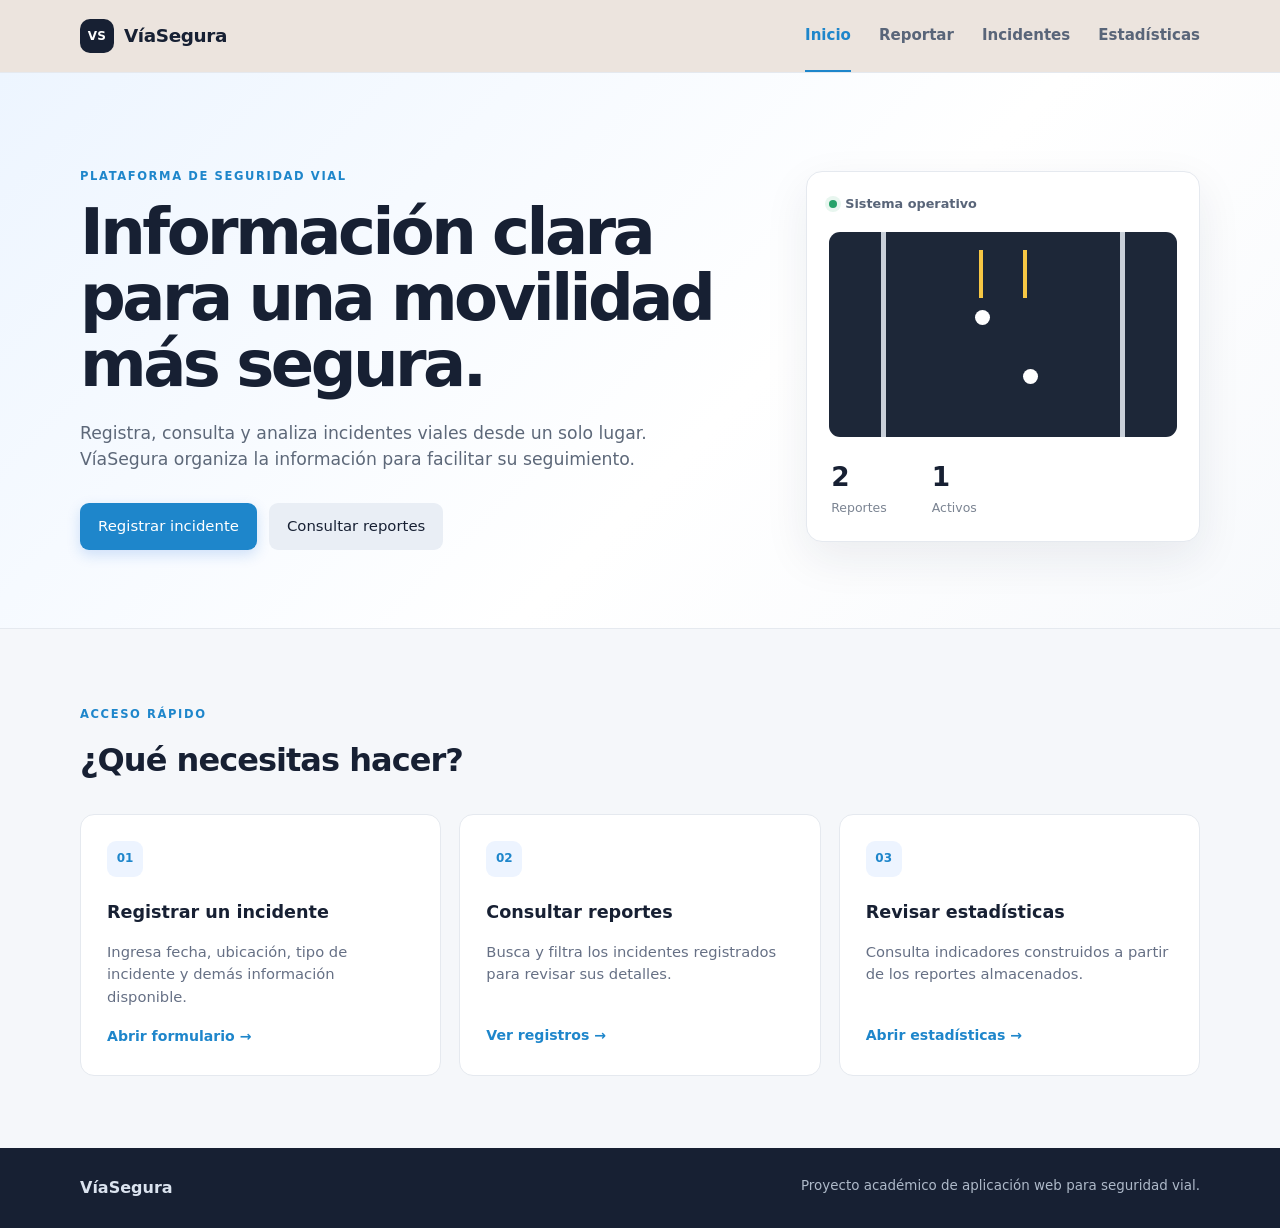
<file: PROYECTO VIA SEGURA ING SOFTWARE II/index.html>
<!DOCTYPE html>
<html lang="es">
<head>
  <meta charset="UTF-8">
  <meta name="viewport" content="width=device-width, initial-scale=1.0">
  <title>VíaSegura | Inicio</title>
  <link rel="stylesheet" href="css/styles.css">
</head>
<body>
<header class="site-header">
  <nav class="nav container">
    <a class="brand" href="index.html"><span class="brand-mark">VS</span><span>VíaSegura</span></a>
    <div class="links">
      <a class="active" href="index.html">Inicio</a>
      <a href="reportar.html">Reportar</a>
      <a href="incidentes.html">Incidentes</a>
      <a href="estadisticas.html">Estadísticas</a>
    </div>
  </nav>
</header>

<main>
  <section class="hero">
    <div class="container hero-grid">
      <div>
        <span class="eyebrow">PLATAFORMA DE SEGURIDAD VIAL</span>
        <h1>Información clara para una movilidad más segura.</h1>
        <p class="lead">Registra, consulta y analiza incidentes viales desde un solo lugar. VíaSegura organiza la información para facilitar su seguimiento.</p>
        <div class="actions">
          <a class="btn primary" href="reportar.html">Registrar incidente</a>
          <a class="btn secondary" href="incidentes.html">Consultar reportes</a>
        </div>
      </div>

      <aside class="hero-panel">
        <div class="panel-label"><span class="status-dot"></span> Sistema operativo</div>
        <div class="road-visual">
          <div class="road-line"></div>
          <div class="road-line"></div>
          <div class="vehicle vehicle-one">●</div>
          <div class="vehicle vehicle-two">●</div>
        </div>
        <div class="panel-bottom">
          <div><strong id="totalMini">0</strong><span>Reportes</span></div>
          <div><strong id="activeMini">0</strong><span>Activos</span></div>
        </div>
      </aside>
    </div>
  </section>

  <section class="section">
    <div class="container">
      <div class="section-title">
        <span class="eyebrow">ACCESO RÁPIDO</span>
        <h2>¿Qué necesitas hacer?</h2>
      </div>
      <div class="feature-grid">
        <a class="feature-card" href="reportar.html">
          <span class="feature-icon">01</span>
          <h3>Registrar un incidente</h3>
          <p>Ingresa fecha, ubicación, tipo de incidente y demás información disponible.</p>
          <span class="card-link">Abrir formulario →</span>
        </a>
        <a class="feature-card" href="incidentes.html">
          <span class="feature-icon">02</span>
          <h3>Consultar reportes</h3>
          <p>Busca y filtra los incidentes registrados para revisar sus detalles.</p>
          <span class="card-link">Ver registros →</span>
        </a>
        <a class="feature-card" href="estadisticas.html">
          <span class="feature-icon">03</span>
          <h3>Revisar estadísticas</h3>
          <p>Consulta indicadores construidos a partir de los reportes almacenados.</p>
          <span class="card-link">Abrir estadísticas →</span>
        </a>
      </div>
    </div>
  </section>
</main>

<footer><div class="container footer-inner"><strong>VíaSegura</strong><span>Proyecto académico de aplicación web para seguridad vial.</span></div></footer>
<script src="js/app.js"></script>
</body>
</html>
</file>
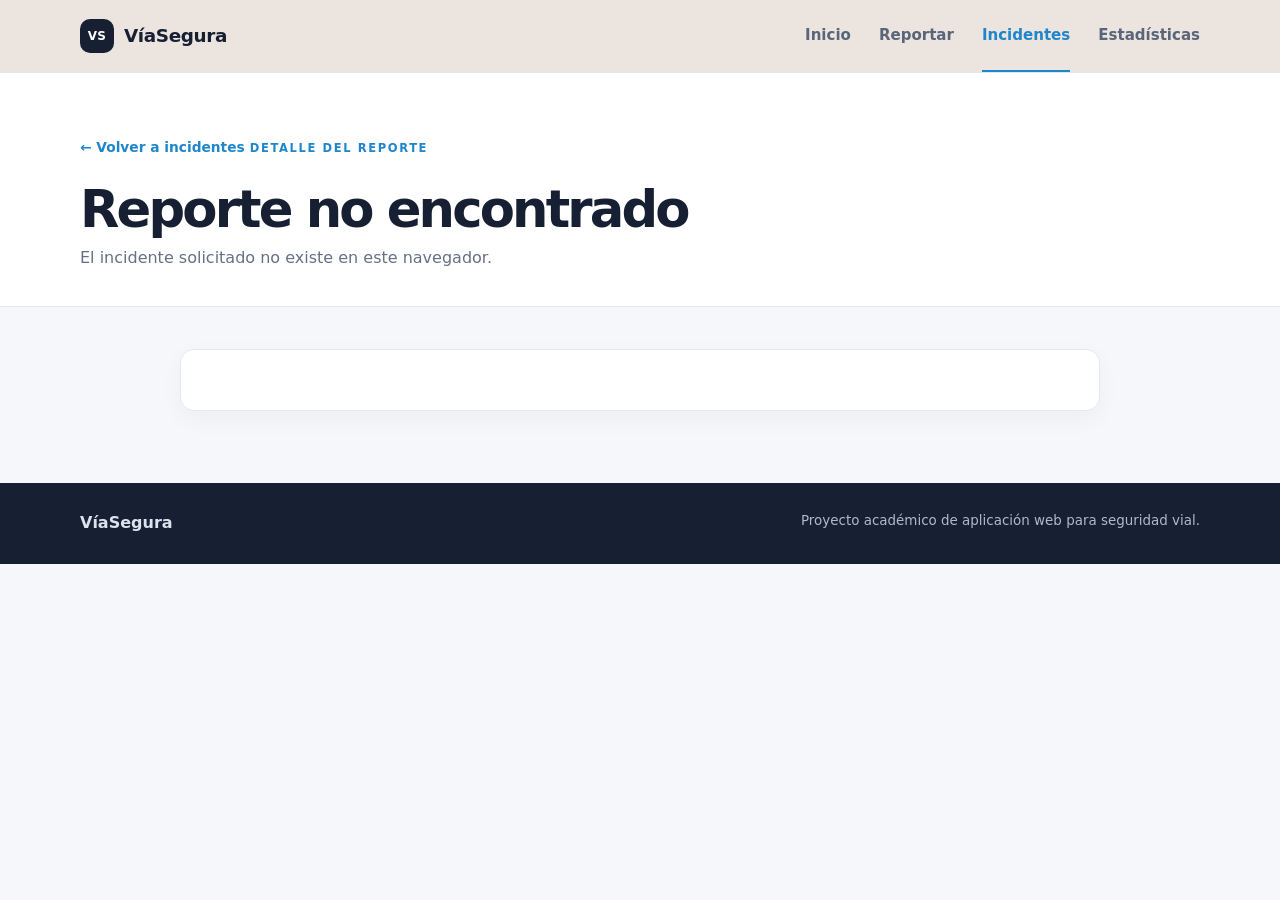
<file: PROYECTO VIA SEGURA ING SOFTWARE II/detalle.html>
<!DOCTYPE html>
<html lang="es">

<head>
  <meta charset="UTF-8">
  <meta name="viewport" content="width=device-width, initial-scale=1.0">
  <title>VíaSegura | Detalle</title>
  <link rel="stylesheet" href="css/styles.css">
</head>

<body>

  <!-- ======================= HEADER ======================= -->
  <header class="site-header">
    <nav class="nav container">
      <a class="brand" href="index.html">
        <span class="brand-mark">VS</span>
        <span>VíaSegura</span>
      </a>

      <div class="links">
        <a href="index.html">Inicio</a>
        <a href="reportar.html">Reportar</a>
        <a class="active" href="incidentes.html">Incidentes</a>
        <a href="estadisticas.html">Estadísticas</a>
      </div>
    </nav>
  </header>


  <!-- ======================= CONTENIDO ======================= -->
  <main>

    <!-- Encabezado de página -->
    <section class="page-heading">
      <div class="container">
        <a class="back-link" href="incidentes.html">← Volver a incidentes</a>
        <span class="eyebrow">DETALLE DEL REPORTE</span>
        <h1 id="detailTitle">Incidente</h1>
        <p id="detailSubtitle"></p>
      </div>
    </section>

    <!-- Detalle del incidente (se rellena desde js/app.js) -->
    <section class="section compact">
      <div class="container narrow">
        <div id="detailCard" class="detail-card"></div>
      </div>
    </section>

  </main>


  <!-- ======================= FOOTER ======================= -->
  <footer>
    <div class="container footer-inner">
      <strong>VíaSegura</strong>
      <span>Proyecto académico de aplicación web para seguridad vial.</span>
    </div>
  </footer>


  <!-- ======================= SCRIPTS ======================= -->
  <script src="js/app.js"></script>

</body>

</html>
</file>
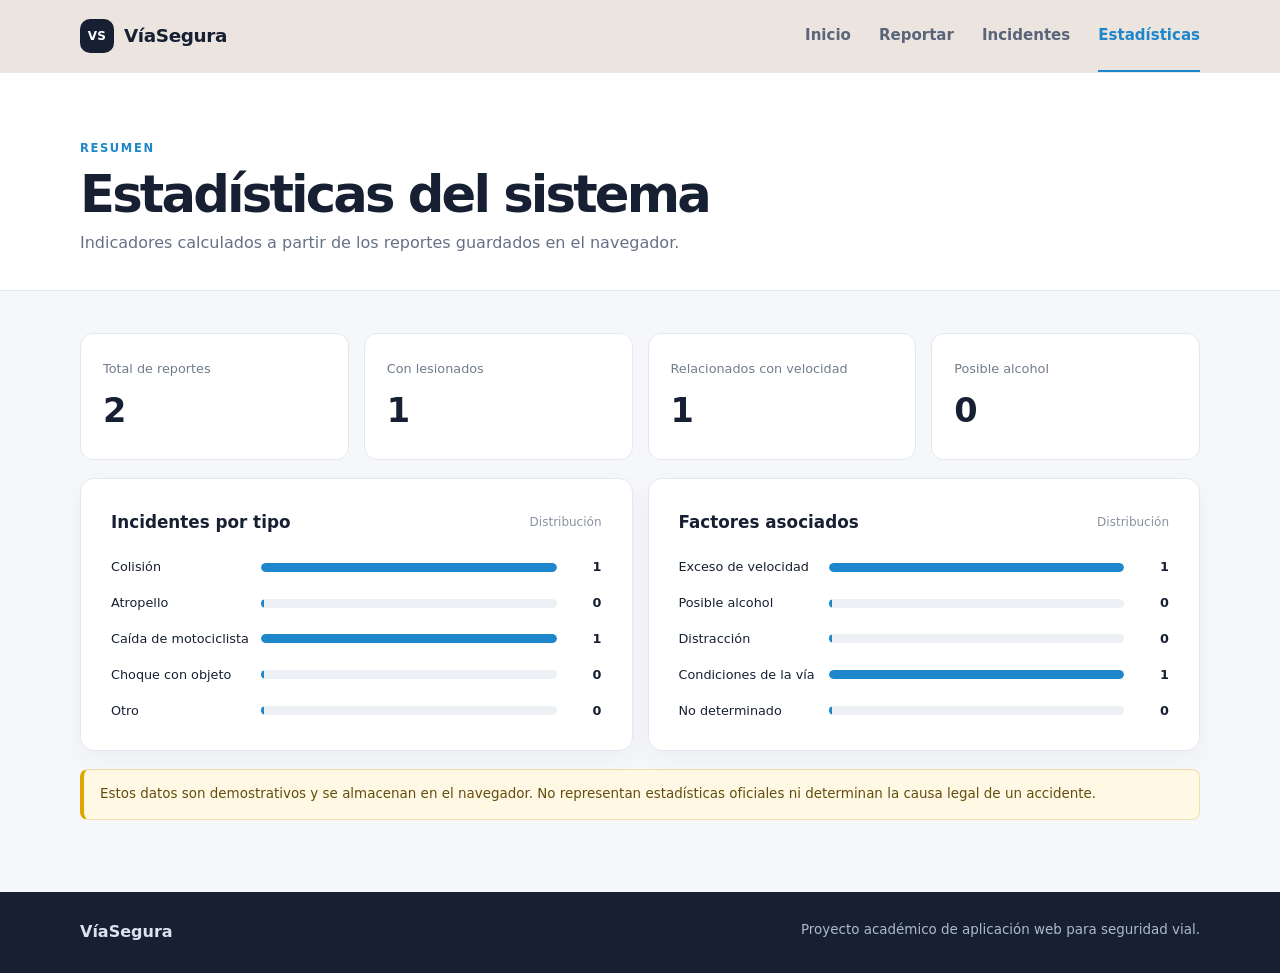
<file: PROYECTO VIA SEGURA ING SOFTWARE II/estadisticas.html>
<!DOCTYPE html>
<html lang="es">

<head>
  <meta charset="UTF-8">
  <meta name="viewport" content="width=device-width, initial-scale=1.0">
  <title>VíaSegura | Estadísticas</title>
  <link rel="stylesheet" href="css/styles.css">
</head>

<body>

  <!-- ======================= HEADER ======================= -->
  <header class="site-header">
    <nav class="nav container">
      <a class="brand" href="index.html">
        <span class="brand-mark">VS</span>
        <span>VíaSegura</span>
      </a>

      <div class="links">
        <a href="index.html">Inicio</a>
        <a href="reportar.html">Reportar</a>
        <a href="incidentes.html">Incidentes</a>
        <a class="active" href="estadisticas.html">Estadísticas</a>
      </div>
    </nav>
  </header>


  <!-- ======================= CONTENIDO ======================= -->
  <main>

    <!-- Encabezado de página -->
    <section class="page-heading">
      <div class="container">
        <span class="eyebrow">RESUMEN</span>
        <h1>Estadísticas del sistema</h1>
        <p>Indicadores calculados a partir de los reportes guardados en el navegador.</p>
      </div>
    </section>

    <!-- Dashboard -->
    <section class="section compact">
      <div class="container">

        <!-- Indicadores principales -->
        <div class="stats-grid">
          <div class="stat">
            <span>Total de reportes</span>
            <strong id="total">0</strong>
          </div>

          <div class="stat">
            <span>Con lesionados</span>
            <strong id="injured">0</strong>
          </div>

          <div class="stat">
            <span>Relacionados con velocidad</span>
            <strong id="speed">0</strong>
          </div>

          <div class="stat">
            <span>Posible alcohol</span>
            <strong id="alcohol">0</strong>
          </div>
        </div>

        <!-- Gráficas -->
        <div class="dashboard-grid">
          <div class="chart-card">
            <div class="card-heading">
              <h2>Incidentes por tipo</h2>
              <span>Distribución</span>
            </div>
            <div id="typeChart" class="bars"></div>
          </div>

          <div class="chart-card">
            <div class="card-heading">
              <h2>Factores asociados</h2>
              <span>Distribución</span>
            </div>
            <div id="factorChart" class="bars"></div>
          </div>
        </div>

        <!-- Nota aclaratoria -->
        <div class="note">
          Estos datos son demostrativos y se almacenan en el navegador. No representan estadísticas oficiales ni determinan la causa legal de un accidente.
        </div>

      </div>
    </section>

  </main>


  <!-- ======================= FOOTER ======================= -->
  <footer>
    <div class="container footer-inner">
      <strong>VíaSegura</strong>
      <span>Proyecto académico de aplicación web para seguridad vial.</span>
    </div>
  </footer>


  <!-- ======================= SCRIPTS ======================= -->
  <script src="js/app.js"></script>

</body>

</html>
</file>
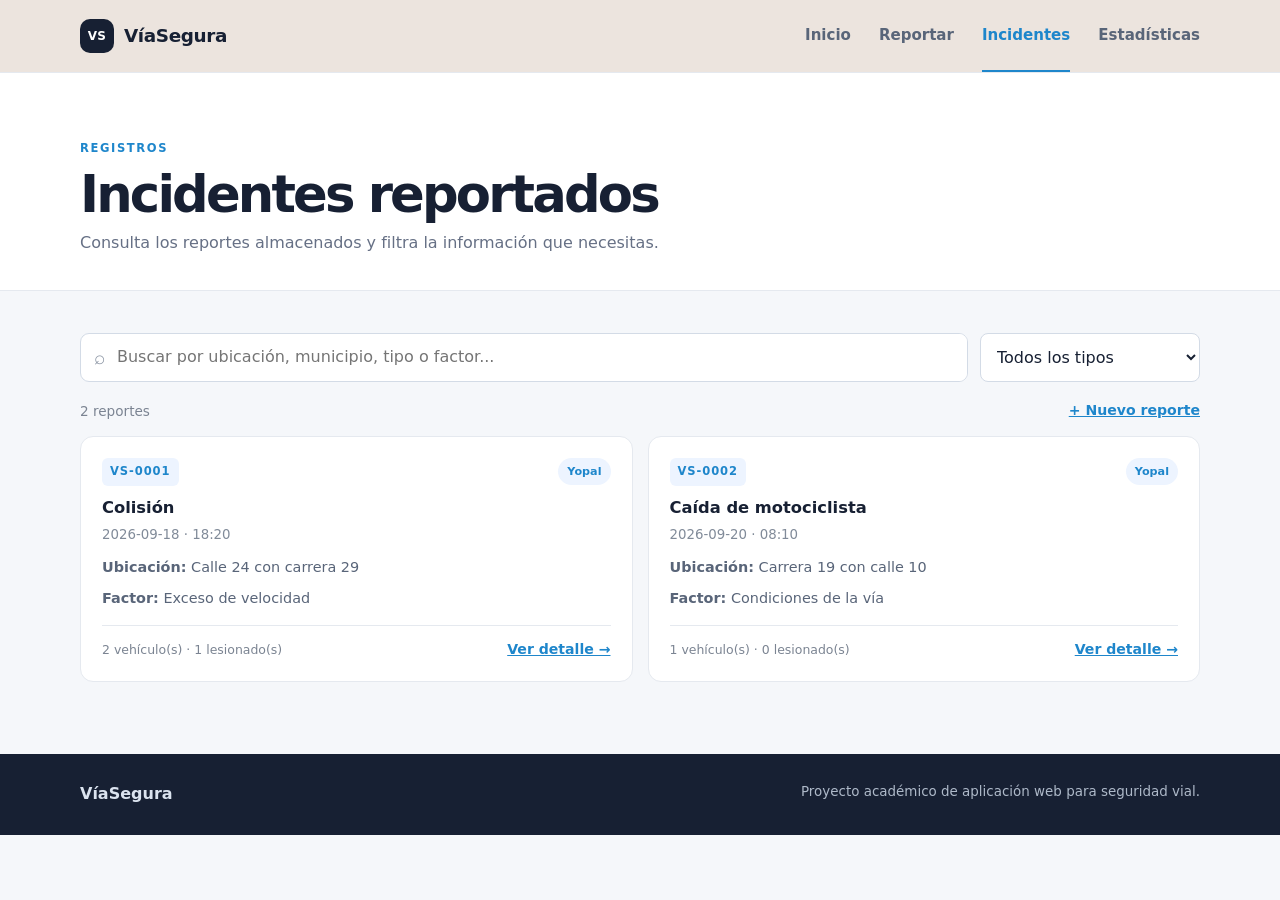
<file: PROYECTO VIA SEGURA ING SOFTWARE II/incidentes.html>
<!DOCTYPE html>
<html lang="es">

<head>
    <meta charset="UTF-8">
    <meta name="viewport" content="width=device-width, initial-scale=1.0">

    <title>VíaSegura | Incidentes</title>

    <link rel="stylesheet" href="css/styles.css">
</head>

<body>

    <!-- ==================== HEADER ==================== -->
    <header class="site-header">
        <nav class="nav container">

            <!-- Logo / Marca -->
            <a class="brand" href="index.html">
                <span class="brand-mark">VS</span>
                <span>VíaSegura</span>
            </a>

            <!-- Navegación principal -->
            <div class="links">
                <a href="index.html">Inicio</a>
                <a href="reportar.html">Reportar</a>
                <a class="active" href="incidentes.html">Incidentes</a>
                <a href="estadisticas.html">Estadísticas</a>
            </div>

        </nav>
    </header>


    <!-- ==================== CONTENIDO PRINCIPAL ==================== -->
    <main>

        <!-- Encabezado de la página -->
        <section class="page-heading">
            <div class="container">

                <span class="eyebrow">REGISTROS</span>

                <h1>Incidentes reportados</h1>

                <p>
                    Consulta los reportes almacenados y filtra
                    la información que necesitas.
                </p>

            </div>
        </section>


        <!-- ==================== LISTADO DE INCIDENTES ==================== -->
        <section class="section compact">
            <div class="container">

                <!-- Barra de herramientas -->
                <div class="toolbar">

                    <!-- Buscador -->
                    <div class="search-wrap">
                        <span>⌕</span>

                        <input
                            id="search"
                            type="search"
                            placeholder="Buscar por ubicación, municipio, tipo o factor..."
                        >
                    </div>


                    <!-- Filtro por tipo -->
                    <select id="filterType">
                        <option value="">Todos los tipos</option>
                        <option>Colisión</option>
                        <option>Atropello</option>
                        <option>Caída de motociclista</option>
                        <option>Choque con objeto</option>
                        <option>Otro</option>
                    </select>

                </div>


                <!-- Información de resultados -->
                <div class="results-meta">

                    <span id="resultCount">
                        0 reportes
                    </span>

                    <a class="text-link" href="reportar.html">
                        + Nuevo reporte
                    </a>

                </div>


                <!-- Lista dinámica de incidentes -->
                <div
                    id="incidentList"
                    class="incident-list">
                </div>

            </div>
        </section>

    </main>


    <!-- ==================== FOOTER ==================== -->
    <footer>
        <div class="container footer-inner">

            <strong>VíaSegura</strong>

            <span>
                Proyecto académico de aplicación web para seguridad vial.
            </span>

        </div>
    </footer>


    <!-- ==================== JAVASCRIPT ==================== -->
    <script src="js/app.js"></script>

</body>

</html>
</file>
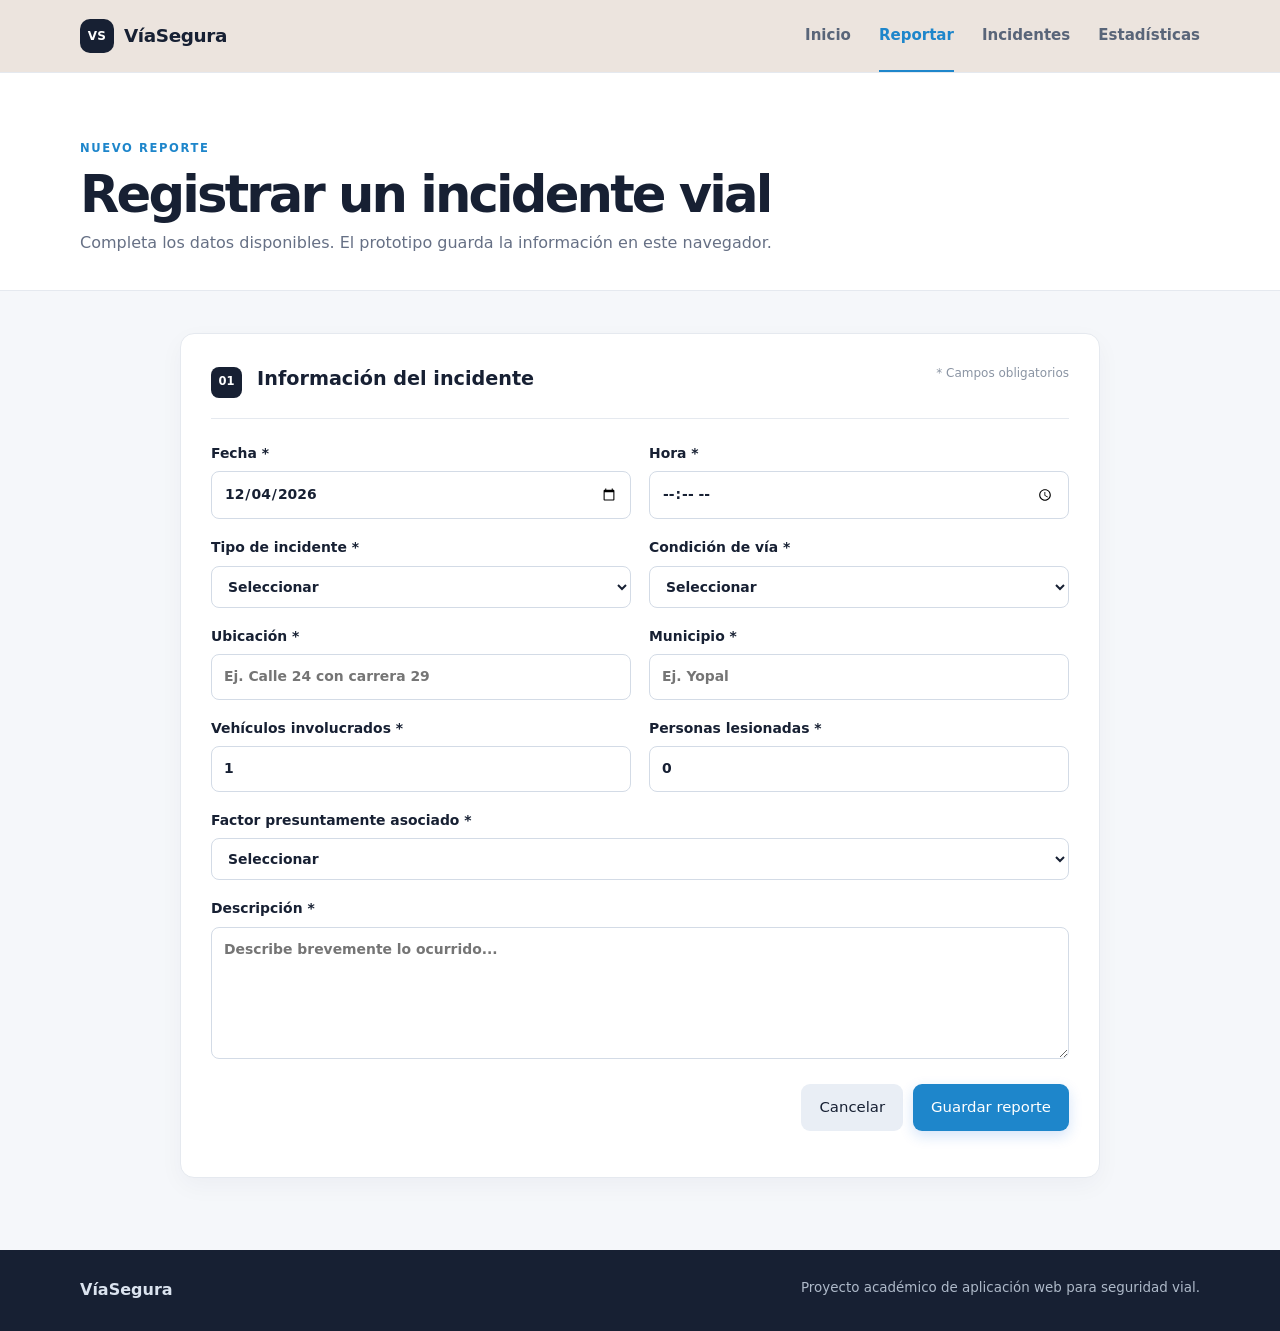
<file: PROYECTO VIA SEGURA ING SOFTWARE II/reportar.html>
<!DOCTYPE html>
<html lang="es">

<head>
    <meta charset="UTF-8">
    <meta name="viewport" content="width=device-width, initial-scale=1.0">

    <title>VíaSegura | Reportar</title>

    <link rel="stylesheet" href="css/styles.css">
</head>

<body>

    <!-- ==================== HEADER ==================== -->
    <header class="site-header">
        <nav class="nav container">

            <!-- Logo / Marca -->
            <a class="brand" href="index.html">
                <span class="brand-mark">VS</span>
                <span>VíaSegura</span>
            </a>

            <!-- Navegación principal -->
            <div class="links">
                <a href="index.html">Inicio</a>
                <a class="active" href="reportar.html">Reportar</a>
                <a href="incidentes.html">Incidentes</a>
                <a href="estadisticas.html">Estadísticas</a>
            </div>

        </nav>
    </header>


    <!-- ==================== CONTENIDO PRINCIPAL ==================== -->
    <main>

        <!-- Encabezado de la página -->
        <section class="page-heading">
            <div class="container">

                <span class="eyebrow">NUEVO REPORTE</span>

                <h1>Registrar un incidente vial</h1>

                <p>
                    Completa los datos disponibles.
                    El prototipo guarda la información en este navegador.
                </p>

            </div>
        </section>


        <!-- ==================== FORMULARIO ==================== -->
        <section class="section compact">
            <div class="container narrow">

                <form id="incidentForm" class="form-card">

                    <!-- Encabezado del formulario -->
                    <div class="form-heading">

                        <div>
                            <span class="form-number">01</span>

                            <h2>Información del incidente</h2>
                        </div>

                        <span class="required-note">
                            * Campos obligatorios
                        </span>

                    </div>


                    <!-- ==================== CAMPOS DEL FORMULARIO ==================== -->
                    <div class="form-grid">

                        <!-- Fecha -->
                        <label>
                            Fecha *
                            <input
                                type="date"
                                id="fecha"
                                required
                            >
                        </label>


                        <!-- Hora -->
                        <label>
                            Hora *
                            <input
                                type="time"
                                id="hora"
                                required
                            >
                        </label>


                        <!-- Tipo de incidente -->
                        <label>
                            Tipo de incidente *

                            <select id="tipo" required>
                                <option value="">
                                    Seleccionar
                                </option>

                                <option>
                                    Colisión
                                </option>

                                <option>
                                    Atropello
                                </option>

                                <option>
                                    Caída de motociclista
                                </option>

                                <option>
                                    Choque con objeto
                                </option>

                                <option>
                                    Otro
                                </option>
                            </select>
                        </label>


                        <!-- Condición de la vía -->
                        <label>
                            Condición de vía *

                            <select id="via" required>
                                <option value="">
                                    Seleccionar
                                </option>

                                <option>
                                    Seca
                                </option>

                                <option>
                                    Mojada
                                </option>

                                <option>
                                    En reparación
                                </option>

                                <option>
                                    Otro
                                </option>
                            </select>
                        </label>


                        <!-- Ubicación -->
                        <label>
                            Ubicación *

                            <input
                                type="text"
                                id="ubicacion"
                                placeholder="Ej. Calle 24 con carrera 29"
                                required
                            >
                        </label>


                        <!-- Municipio -->
                        <label>
                            Municipio *

                            <input
                                type="text"
                                id="municipio"
                                placeholder="Ej. Yopal"
                                required
                            >
                        </label>


                        <!-- Vehículos involucrados -->
                        <label>
                            Vehículos involucrados *

                            <input
                                type="number"
                                id="vehiculos"
                                min="1"
                                value="1"
                                required
                            >
                        </label>


                        <!-- Personas lesionadas -->
                        <label>
                            Personas lesionadas *

                            <input
                                type="number"
                                id="lesionados"
                                min="0"
                                value="0"
                                required
                            >
                        </label>


                        <!-- Factor asociado -->
                        <label class="full">
                            Factor presuntamente asociado *

                            <select id="factor" required>
                                <option value="">
                                    Seleccionar
                                </option>

                                <option>
                                    Exceso de velocidad
                                </option>

                                <option>
                                    Posible alcohol
                                </option>

                                <option>
                                    Distracción
                                </option>

                                <option>
                                    Condiciones de la vía
                                </option>

                                <option>
                                    No determinado
                                </option>
                            </select>
                        </label>


                        <!-- Descripción -->
                        <label class="full">
                            Descripción *

                            <textarea
                                id="descripcion"
                                rows="5"
                                placeholder="Describe brevemente lo ocurrido..."
                                required
                            ></textarea>
                        </label>

                    </div>


                    <!-- ==================== ACCIONES ==================== -->
                    <div class="form-actions">

                        <a
                            class="btn secondary"
                            href="incidentes.html"
                        >
                            Cancelar
                        </a>

                        <button
                            class="btn primary"
                            type="submit"
                        >
                            Guardar reporte
                        </button>

                    </div>


                    <!-- Mensaje del formulario -->
                    <p
                        id="formMsg"
                        class="message"
                    ></p>

                </form>

            </div>
        </section>

    </main>


    <!-- ==================== FOOTER ==================== -->
    <footer>
        <div class="container footer-inner">

            <strong>VíaSegura</strong>

            <span>
                Proyecto académico de aplicación web para seguridad vial.
            </span>

        </div>
    </footer>


    <!-- ==================== JAVASCRIPT ==================== -->
    <script src="js/app.js"></script>

</body>

</html>
</file>
<file: PROYECTO VIA SEGURA ING SOFTWARE II/css/styles.css>
/* ==========================================================================
   ÍNDICE
   1. Variables y reset
   2. Base y layout
   3. Header y navegación
   4. Botones
   5. Hero (inicio)
   6. Secciones y tarjetas de características
   7. Encabezado de página
   8. Formularios
   9. Listado de incidentes
   10. Detalle de incidente
   11. Estadísticas y dashboard
   12. Footer
   13. Responsive
   ========================================================================== */


/* ==========================================================================
   1. VARIABLES Y RESET
   ========================================================================== */

:root {
  --navy: #172033;
  --blue: #1e86cb;
  --blue-dark: #3e82e1;
  --muted: #667085;
  --line: #e5e9ef;
  --bg: #f5f7fa;
  --white: #fff;
  --yellow: #e0a400;
}

* {
  box-sizing: border-box;
}


/* ==========================================================================
   2. BASE Y LAYOUT
   ========================================================================== */

html {
  scroll-behavior: smooth;
}

body {
  margin: 0;
  font-family: Inter, ui-sans-serif, system-ui, -apple-system,
    BlinkMacSystemFont, "Segoe UI", sans-serif;
  background: var(--bg);
  color: var(--navy);
  line-height: 1.55;
}

a {
  color: inherit;
}

.container {
  width: min(1120px, 92%);
  margin: auto;
}

.narrow {
  max-width: 920px;
}

.text-link,
.card-link {
  color: var(--blue);
  font-weight: 800;
  font-size: .88rem;
}

.eyebrow {
  display: inline-block;
  font-size: .72rem;
  font-weight: 850;
  letter-spacing: .14em;
  color: var(--blue);
  margin-bottom: 10px;
}


/* ==========================================================================
   3. HEADER Y NAVEGACIÓN
   ========================================================================== */

.site-header {
  position: sticky;
  top: 0;
  background: rgba(236, 227, 221, 0.96);
  backdrop-filter: blur(12px);
  border-bottom: 1px solid var(--line);
  z-index: 20;
}

.nav {
  height: 72px;
  display: flex;
  align-items: center;
  justify-content: space-between;
}

.brand {
  display: flex;
  align-items: center;
  gap: 10px;
  text-decoration: none;
  font-weight: 850;
  font-size: 1.15rem;
  letter-spacing: -.02em;
}

.brand-mark {
  display: grid;
  place-items: center;
  width: 34px;
  height: 34px;
  border-radius: 10px;
  background: var(--navy);
  color: white;
  font-size: .75rem;
  letter-spacing: .02em;
}

.links {
  display: flex;
  gap: 28px;
  height: 100%;
  align-items: center;
}

.links a {
  position: relative;
  display: flex;
  align-items: center;
  height: 100%;
  text-decoration: none;
  color: #596579;
  font-weight: 650;
  font-size: .94rem;
}

.links a:hover,
.links a.active {
  color: var(--blue);
}

.links a.active::after {
  content: "";
  position: absolute;
  bottom: 0;
  left: 0;
  right: 0;
  height: 2px;
  background: var(--blue);
}


/* ==========================================================================
   4. BOTONES
   ========================================================================== */

.actions {
  display: flex;
  gap: 12px;
  margin-top: 30px;
}

.btn {
  display: inline-flex;
  justify-content: center;
  align-items: center;
  border: 0;
  border-radius: 9px;
  padding: 12px 18px;
  font-weight: 800;
  text-decoration: none;
  cursor: pointer;
  font: inherit;
  font-size: .93rem;
}

.primary {
  background: var(--blue);
  color: white;
  box-shadow: 0 5px 14px rgba(18, 100, 214, .18);
}

.primary:hover {
  background: var(--blue-dark);
  transform: translateY(-1px);
}

.secondary {
  background: #e9eef5;
  color: var(--navy);
}

.secondary:hover {
  background: #dde5ef;
}


/* ==========================================================================
   5. HERO (INICIO)
   ========================================================================== */

.hero {
  padding: 90px 0 78px;
  background: linear-gradient(135deg, #edf5ff 0%, #fff 58%, #f7f9fc 100%);
  border-bottom: 1px solid var(--line);
}

.hero-grid {
  display: grid;
  grid-template-columns: 1.25fr .75fr;
  gap: 70px;
  align-items: center;
}

.hero h1 {
  font-size: clamp(2.5rem, 5vw, 4.5rem);
  line-height: 1.03;
  letter-spacing: -.055em;
  margin: 4px 0 22px;
  max-width: 760px;
}

.lead {
  font-size: 1.08rem;
  color: #5d6879;
  max-width: 670px;
}

/* Panel lateral del hero */

.hero-panel {
  background: #fff;
  border: 1px solid var(--line);
  border-radius: 16px;
  padding: 22px;
  box-shadow: 0 16px 45px rgba(22, 38, 70, .08);
}

.panel-label {
  display: flex;
  gap: 8px;
  align-items: center;
  margin-bottom: 18px;
  font-size: .8rem;
  font-weight: 750;
  color: #596579;
}

.status-dot {
  width: 8px;
  height: 8px;
  border-radius: 50%;
  background: #25a269;
  box-shadow: 0 0 0 4px #e8f6ef;
}

.panel-bottom {
  display: flex;
  gap: 45px;
  padding: 20px 2px 2px;
}

.panel-bottom div {
  display: flex;
  flex-direction: column;
}

.panel-bottom strong {
  font-size: 1.65rem;
}

.panel-bottom span {
  font-size: .78rem;
  color: #7b8492;
}

/* Ilustración de la vía */

.road-visual {
  position: relative;
  display: flex;
  justify-content: center;
  gap: 40px;
  height: 205px;
  padding-top: 18px;
  background: #1d2738;
  border-radius: 11px;
  overflow: hidden;
}

.road-visual::before,
.road-visual::after {
  content: "";
  position: absolute;
  top: 0;
  bottom: 0;
  width: 5px;
  background: #e7edf5;
  opacity: .85;
}

.road-visual::before {
  left: 15%;
}

.road-visual::after {
  right: 15%;
}

.road-line {
  position: relative;
  z-index: 2;
  width: 4px;
  height: 48px;
  background: #f6c744;
}

.vehicle {
  position: absolute;
  z-index: 3;
  width: 15px;
  height: 15px;
  border-radius: 50%;
  background: #fff;
  color: transparent;
}

.vehicle-one {
  top: 78px;
  left: 42%;
}

.vehicle-two {
  top: 137px;
  right: 40%;
}


/* ==========================================================================
   6. SECCIONES Y TARJETAS DE CARACTERÍSTICAS
   ========================================================================== */

.section {
  padding: 72px 0;
}

.section.compact {
  padding-top: 42px;
}

.section-title {
  margin-bottom: 28px;
}

.section-title h2 {
  font-size: 2rem;
  letter-spacing: -.03em;
  margin: 2px 0;
}

.feature-grid {
  display: grid;
  grid-template-columns: repeat(3, 1fr);
  gap: 18px;
}

.feature-card {
  background: #fff;
  border: 1px solid var(--line);
  border-radius: 14px;
  padding: 26px;
  text-decoration: none;
  transition: .2s;
}

.feature-card:hover {
  transform: translateY(-3px);
  border-color: #cbd8e8;
  box-shadow: 0 12px 30px rgba(22, 38, 70, .07);
}

.feature-icon {
  display: grid;
  place-items: center;
  width: 36px;
  height: 36px;
  border-radius: 9px;
  background: #edf4ff;
  color: var(--blue);
  font-size: .75rem;
  font-weight: 850;
}

.feature-card h3 {
  margin: 22px 0 7px;
  font-size: 1.1rem;
}

.feature-card p {
  color: var(--muted);
  font-size: .92rem;
  min-height: 68px;
}


/* ==========================================================================
   7. ENCABEZADO DE PÁGINA
   ========================================================================== */

.page-heading {
  padding: 62px 0 35px;
  background: #fff;
  border-bottom: 1px solid var(--line);
}

.page-heading h1 {
  font-size: clamp(2.2rem, 4vw, 3.4rem);
  line-height: 1.03;
  letter-spacing: -.055em;
  margin: 0 0 10px;
  max-width: 760px;
}

.page-heading p {
  color: var(--muted);
  margin: 0;
}

.back-link {
  display: inline-block;
  margin-bottom: 25px;
  text-decoration: none;
  color: var(--blue);
  font-size: .86rem;
  font-weight: 750;
}


/* ==========================================================================
   8. FORMULARIOS
   ========================================================================== */

/* Tarjetas contenedoras (compartidas con detalle y gráficas) */

.form-card,
.detail-card,
.chart-card {
  background: #fff;
  border: 1px solid var(--line);
  border-radius: 14px;
  padding: 30px;
  box-shadow: 0 8px 25px rgba(22, 38, 70, .04);
}

.form-heading {
  display: flex;
  justify-content: space-between;
  align-items: flex-start;
  padding-bottom: 20px;
  margin-bottom: 24px;
  border-bottom: 1px solid var(--line);
}

.form-heading h2 {
  display: inline-block;
  margin: 0 0 0 10px;
  font-size: 1.2rem;
}

.form-number {
  display: inline-grid;
  place-items: center;
  width: 31px;
  height: 31px;
  border-radius: 8px;
  background: var(--navy);
  color: #fff;
  font-size: .72rem;
  font-weight: 800;
}

.required-note {
  font-size: .75rem;
  color: #8a94a3;
}

.form-grid {
  display: grid;
  grid-template-columns: 1fr 1fr;
  gap: 18px;
}

.form-grid label {
  display: flex;
  flex-direction: column;
  gap: 7px;
  font-size: .87rem;
  font-weight: 750;
}

.full {
  grid-column: 1 / -1;
}

/* Campos */

input,
select,
textarea {
  width: 100%;
  font: inherit;
  border: 1px solid #d3dbe6;
  border-radius: 8px;
  padding: 11px 12px;
  background: #fff;
  color: var(--navy);
  transition: .15s;
}

input:focus,
select:focus,
textarea:focus {
  outline: 3px solid #e4efff;
  border-color: var(--blue);
}

textarea {
  resize: vertical;
}

/* Acciones y mensajes */

.form-actions {
  display: flex;
  justify-content: flex-end;
  gap: 10px;
  margin-top: 25px;
}

.message {
  font-weight: 750;
  margin: 16px 0 0;
}

.message.success {
  color: #19734b;
}

.message.error {
  color: #b42318;
}


/* ==========================================================================
   9. LISTADO DE INCIDENTES
   ========================================================================== */

.toolbar {
  display: grid;
  grid-template-columns: 1fr 220px;
  gap: 12px;
  margin-bottom: 18px;
}

.search-wrap {
  display: flex;
  align-items: center;
  padding-left: 13px;
  border: 1px solid #d3dbe6;
  border-radius: 9px;
  background: #fff;
}

.search-wrap span {
  font-size: 1.2rem;
  color: #8a94a3;
}

.search-wrap input {
  border: 0;
  outline: 0;
}

.results-meta {
  display: flex;
  justify-content: space-between;
  align-items: center;
  margin-bottom: 14px;
  color: #7b8492;
  font-size: .85rem;
}

.incident-list {
  display: grid;
  grid-template-columns: repeat(2, 1fr);
  gap: 15px;
}

.incident {
  background: #fff;
  border: 1px solid var(--line);
  border-radius: 13px;
  padding: 21px;
  transition: .2s;
}

.incident:hover {
  border-color: #cbd8e8;
  box-shadow: 0 9px 25px rgba(22, 38, 70, .06);
}

.incident-head {
  display: flex;
  justify-content: space-between;
  gap: 12px;
}

.incident h3 {
  margin: 0 0 2px;
  font-size: 1.02rem;
}

.incident small {
  color: #818b99;
}

.incident p {
  margin: 9px 0;
  color: #596579;
  font-size: .9rem;
}

.incident-footer {
  display: flex;
  justify-content: space-between;
  align-items: center;
  margin-top: 15px;
  padding-top: 13px;
  border-top: 1px solid var(--line);
  color: #7b8492;
  font-size: .78rem;
}

.badge {
  height: max-content;
  padding: 5px 9px;
  border-radius: 20px;
  background: #edf4ff;
  color: var(--blue);
  font-size: .7rem;
  font-weight: 800;
}


/* ==========================================================================
   10. DETALLE DE INCIDENTE
   ========================================================================== */

.detail-code {
  display: inline-block;
  padding: 5px 8px;
  border-radius: 6px;
  background: #edf4ff;
  color: var(--blue);
  font-size: .72rem;
  font-weight: 850;
  letter-spacing: .08em;
}

.detail-grid {
  display: grid;
  grid-template-columns: 1fr 1fr;
  gap: 0;
  margin: 22px 0;
  border: 1px solid var(--line);
  border-radius: 10px;
  overflow: hidden;
}

.detail-item {
  padding: 15px 17px;
  border-bottom: 1px solid var(--line);
}

.detail-item:nth-child(odd) {
  border-right: 1px solid var(--line);
}

.detail-item:nth-last-child(-n+2) {
  border-bottom: 0;
}

.detail-item span {
  display: block;
  margin-bottom: 3px;
  color: #8992a0;
  font-size: .75rem;
}

.detail-item strong {
  font-size: .92rem;
}

.detail-description {
  padding-top: 8px;
  color: #596579;
}


/* ==========================================================================
   11. ESTADÍSTICAS Y DASHBOARD
   ========================================================================== */

.stats-grid {
  display: grid;
  grid-template-columns: repeat(4, 1fr);
  gap: 15px;
}

.stat {
  background: #fff;
  border: 1px solid var(--line);
  border-radius: 13px;
  padding: 22px;
}

.stat span {
  color: #717c8c;
  font-size: .8rem;
}

.stat strong {
  display: block;
  margin-top: 4px;
  font-size: 2.1rem;
  letter-spacing: -.04em;
}

.dashboard-grid {
  display: grid;
  grid-template-columns: 1fr 1fr;
  gap: 15px;
  margin-top: 18px;
}

.card-heading {
  display: flex;
  justify-content: space-between;
  align-items: center;
  margin-bottom: 22px;
}

.card-heading h2 {
  font-size: 1.05rem;
  margin: 0;
}

.card-heading span {
  font-size: .75rem;
  color: #8992a0;
}

/* Gráfica de barras */

.bars {
  display: flex;
  flex-direction: column;
  gap: 16px;
}

.bar-row {
  display: grid;
  grid-template-columns: 140px 1fr 35px;
  align-items: center;
  gap: 10px;
  font-size: .8rem;
}

.bar-track {
  height: 9px;
  background: #edf1f5;
  border-radius: 10px;
  overflow: hidden;
}

.bar-fill {
  height: 100%;
  min-width: 3px;
  background: var(--blue);
  border-radius: 10px;
}

.bar-value {
  text-align: right;
  font-weight: 800;
}

/* Nota informativa */

.note {
  margin-top: 18px;
  padding: 14px 16px;
  background: #fff8e5;
  border: 1px solid #f0dfac;
  border-left: 4px solid var(--yellow);
  border-radius: 8px;
  color: #634e0b;
  font-size: .84rem;
}


/* ==========================================================================
   12. FOOTER
   ========================================================================== */

footer {
  padding: 28px 0;
  background: var(--navy);
  color: #dbe3ef;
}

.footer-inner {
  display: flex;
  justify-content: space-between;
  gap: 20px;
}

.footer-inner span {
  color: #aeb9c9;
  font-size: .84rem;
}


/* ==========================================================================
   13. RESPONSIVE (móvil, hasta 760px)
   ========================================================================== */

@media (max-width: 760px) {

  /* Navegación */
  .nav {
    height: auto;
    min-height: 68px;
    padding: 10px 0;
  }

  .links {
    gap: 13px;
  }

  .links a {
    font-size: .78rem;
  }

  /* Hero */
  .hero {
    padding: 60px 0;
  }

  .hero-grid {
    gap: 35px;
  }

  .hero h1 {
    font-size: 2.65rem;
  }

  /* Grids a una sola columna */
  .hero-grid,
  .feature-grid,
  .incident-list,
  .stats-grid,
  .dashboard-grid {
    grid-template-columns: 1fr;
  }

  /* Formularios */
  .form-grid,
  .toolbar {
    grid-template-columns: 1fr;
  }

  .full {
    grid-column: auto;
  }

  .form-heading,
  .footer-inner {
    flex-direction: column;
    gap: 10px;
  }

  .form-actions {
    flex-direction: column-reverse;
  }

  .btn {
    width: 100%;
  }

  /* Detalle */
  .detail-grid {
    grid-template-columns: 1fr;
  }

  .detail-item:nth-child(odd) {
    border-right: 0;
  }

  .detail-item:nth-last-child(2) {
    border-bottom: 1px solid var(--line);
  }

  /* Gráfica de barras */
  .bar-row {
    grid-template-columns: 115px 1fr 28px;
  }
}
</file>
